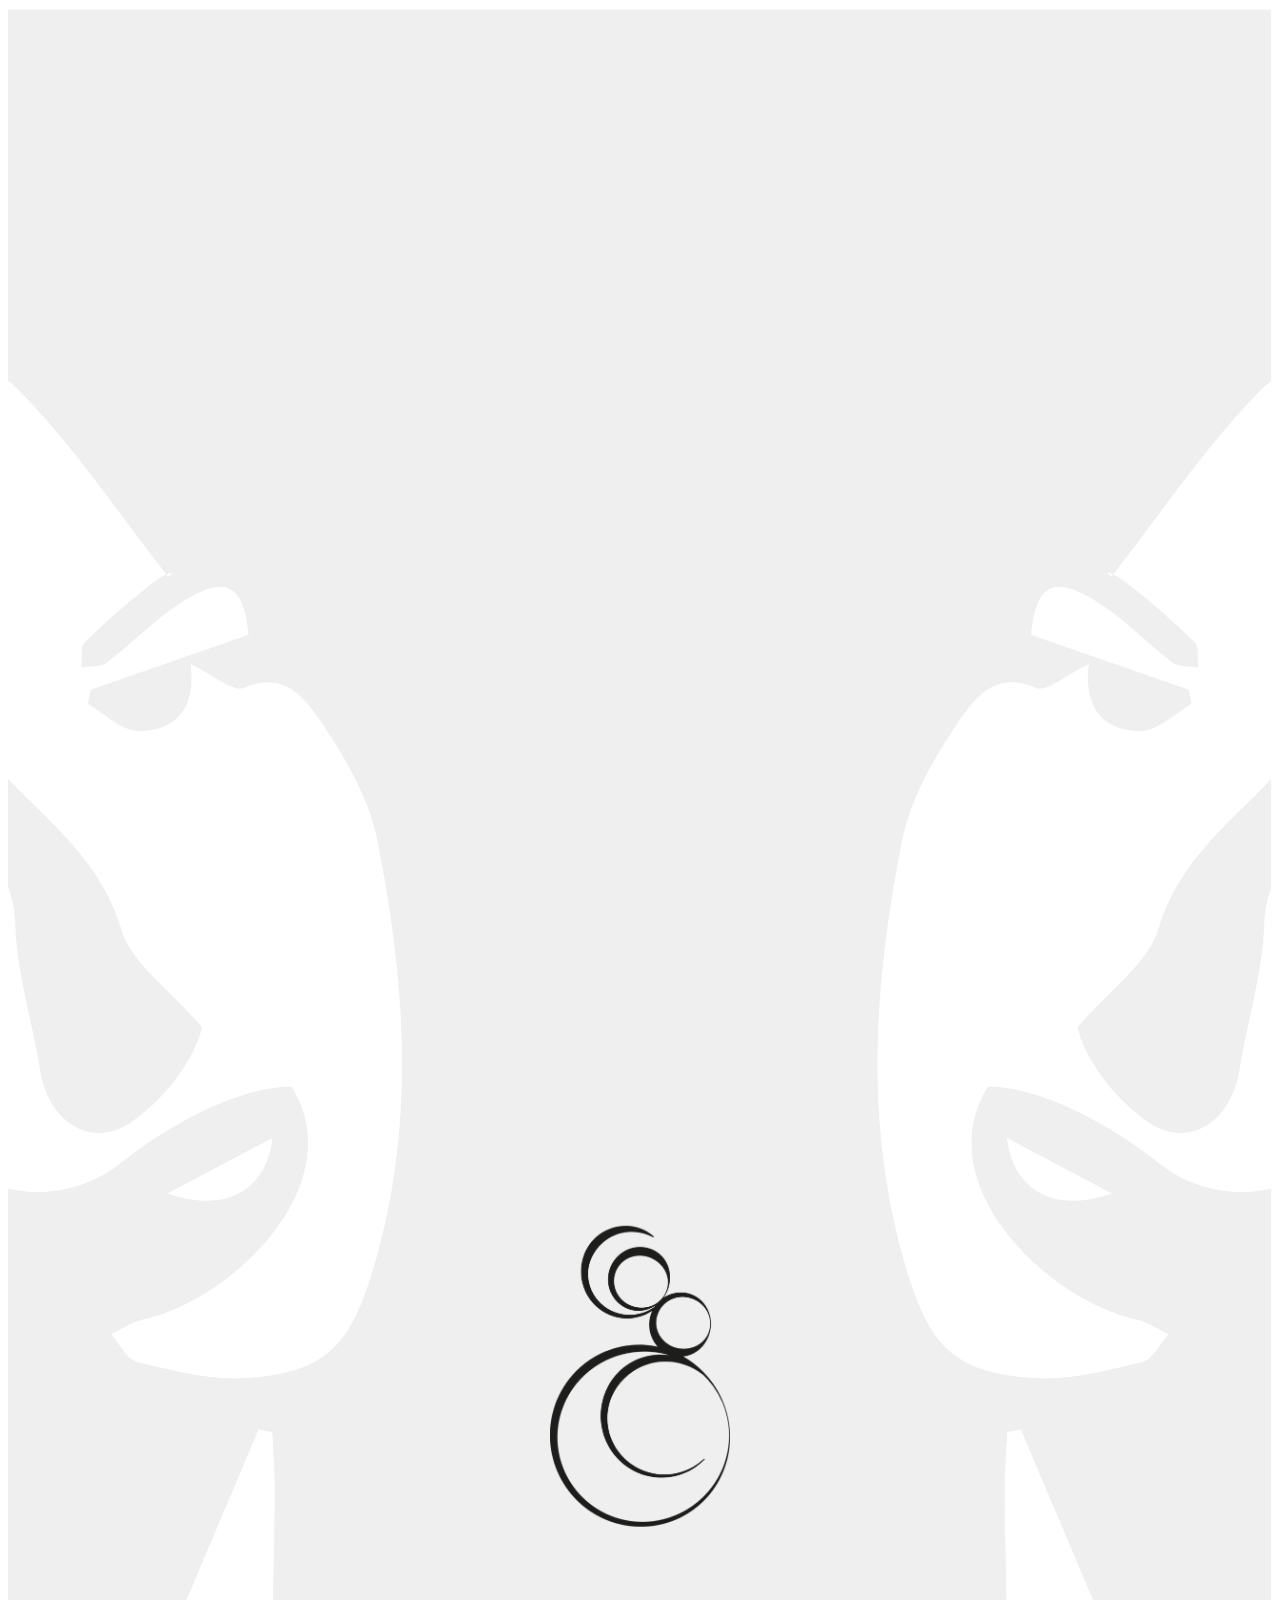
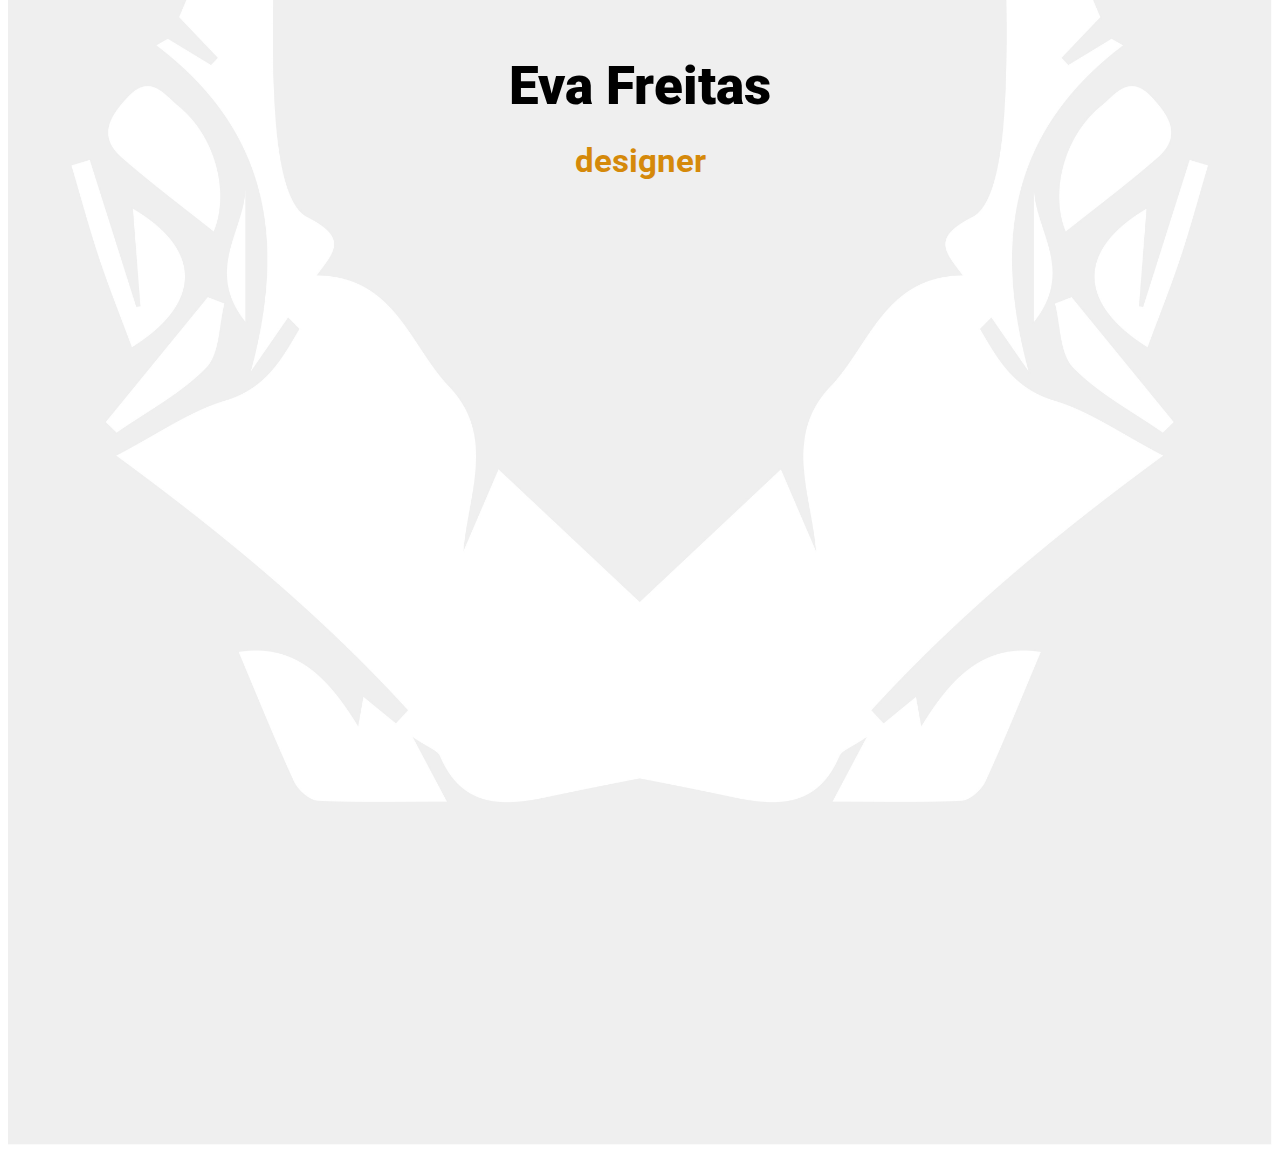
<file: portfolio2.html>
<!DOCTYPE html>
<html>
<head>
	<meta charset="utf-8">
	<link rel="stylesheet" href="portfolio2.css">
	<link href="https://fonts.googleapis.com/css2?family=Neonderthaw&family=Roboto:wght@100&family=Space+Mono&display=swap" rel="stylesheet">
	<script type="portfolio2.js"></script>
	
</head>
<body>
	<div id ="container">
		<div class="image">
			<img src="fundo1-01.jpg">
		</div>
	
		<div class="logo">
			<a href="portfolio3.html"><img src="logo.png"></a>
		</div>

		<div class="name">
			<h1><b>Eva Freitas</b></h1>
		</div>

		<div class="designer">
			<h2>designer</h2>
		</div>

	</div>

</body>
</html>
</file>
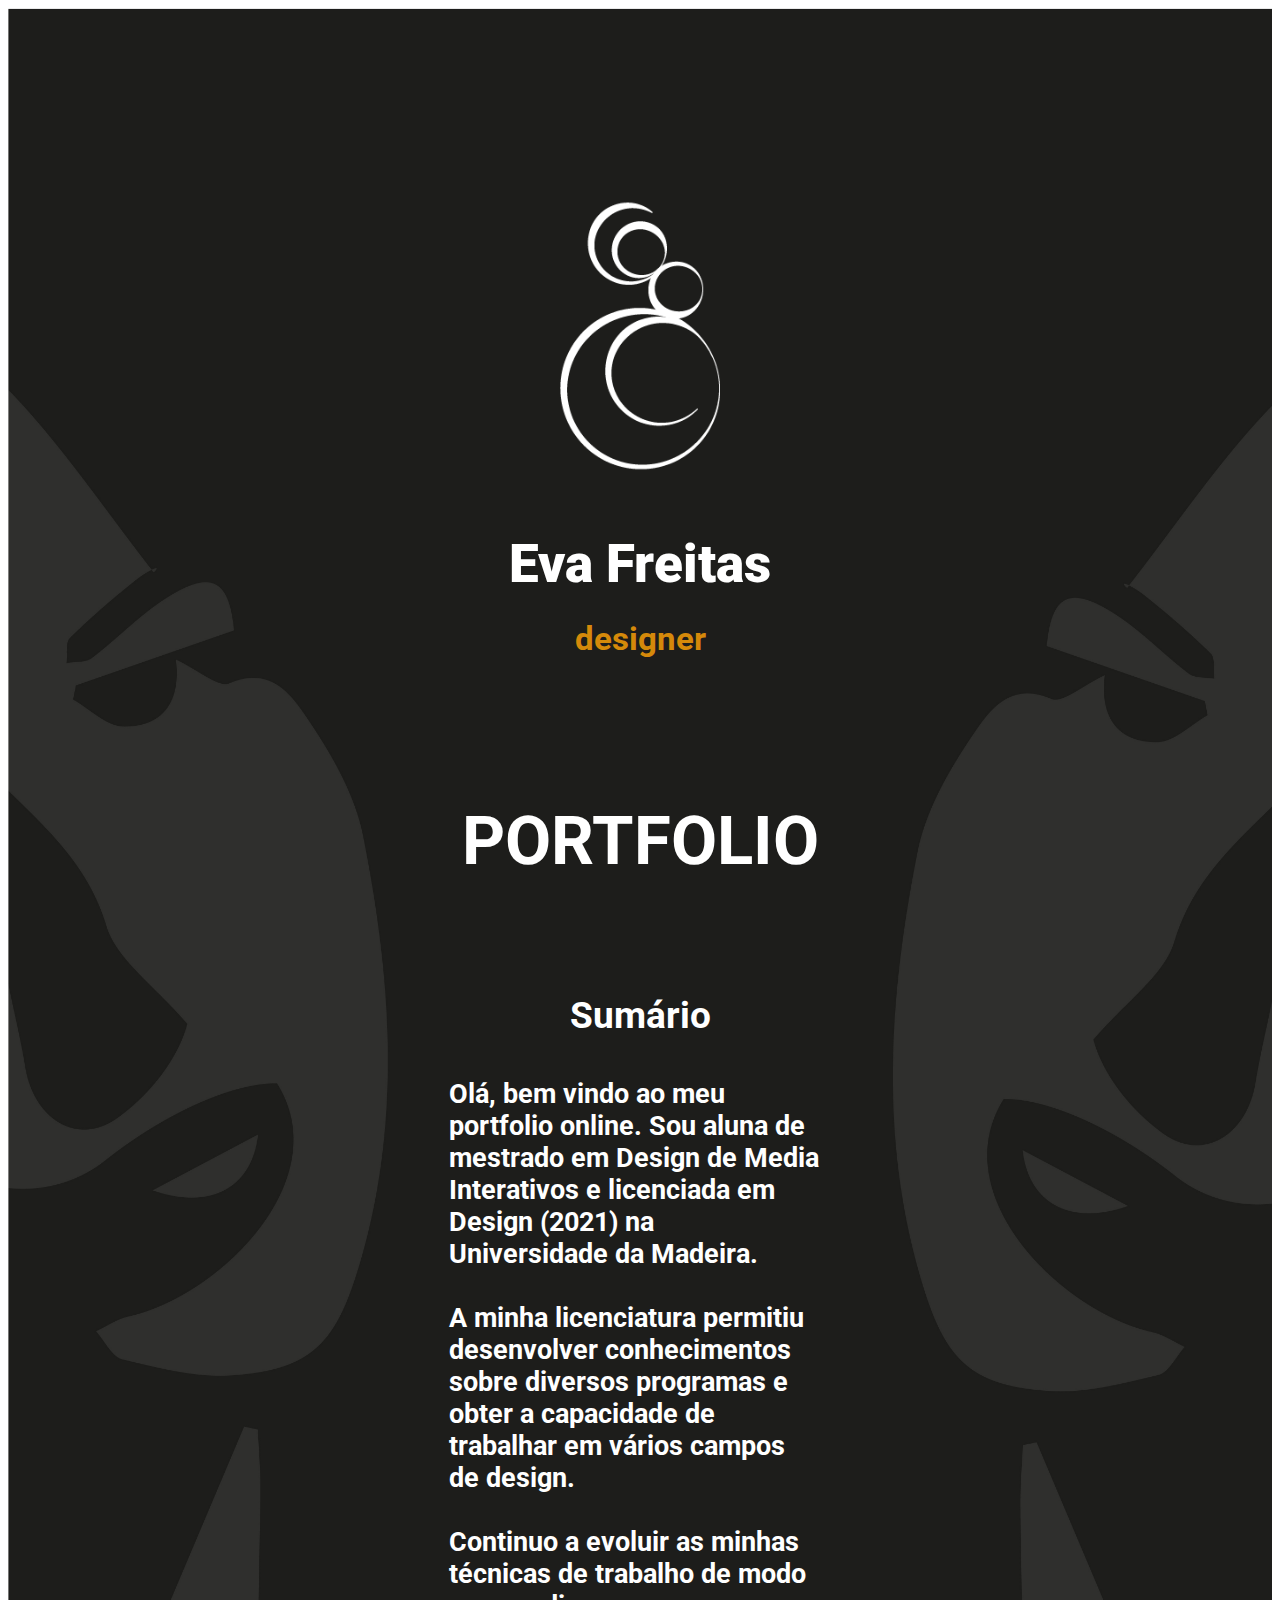
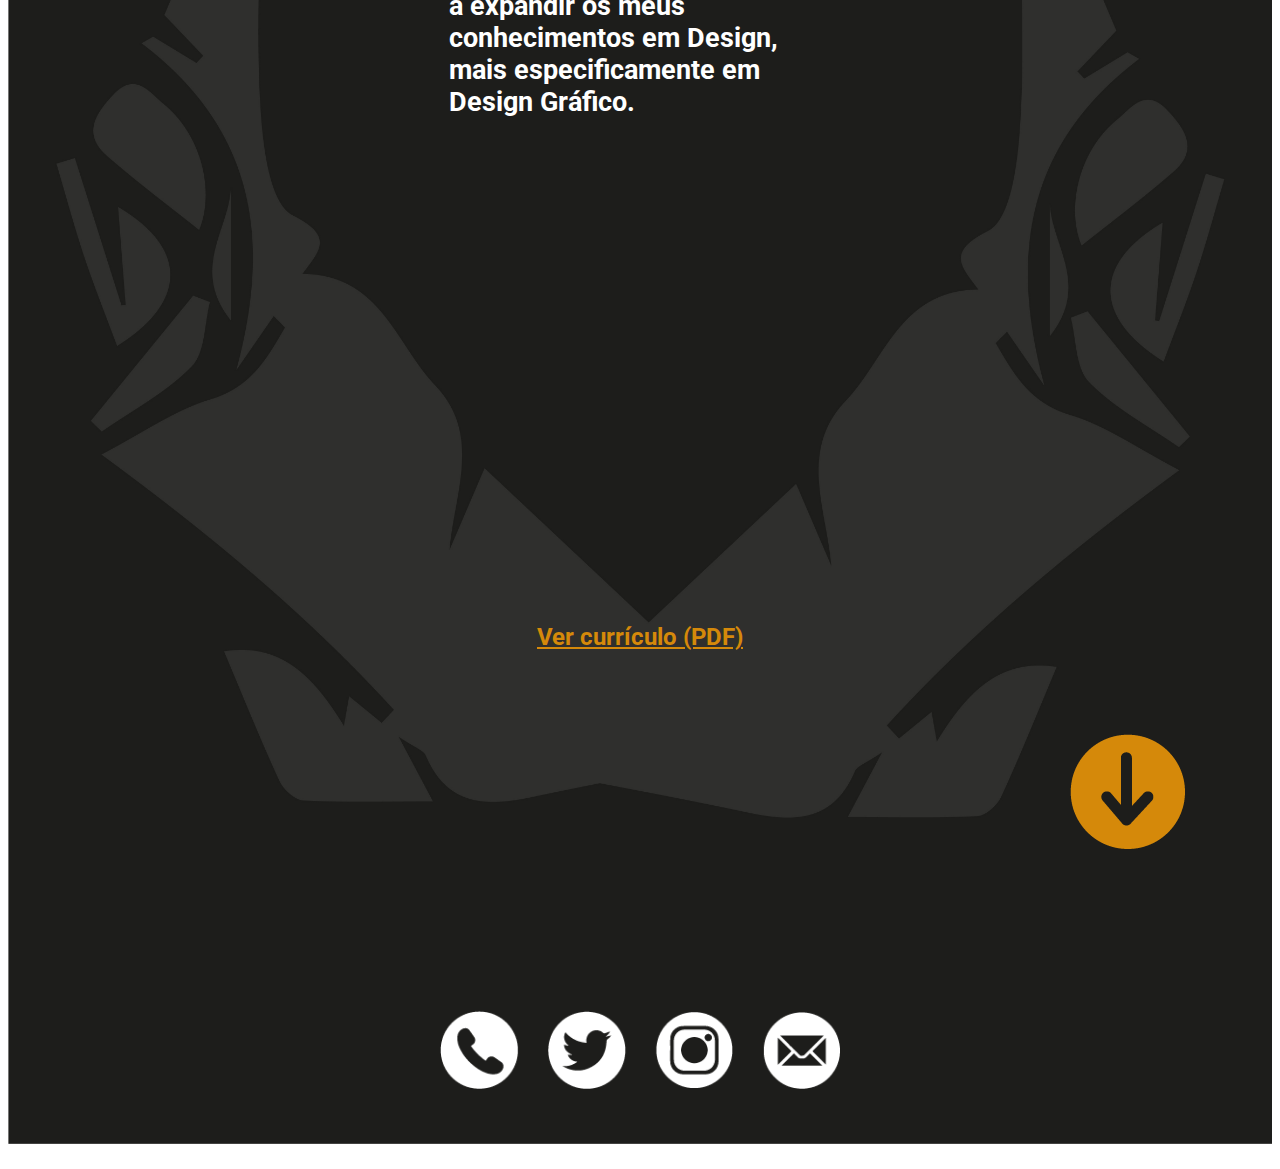
<file: portfolio3.html>
<!DOCTYPE html>
<html>
<head>
	<meta charset="utf-8">
	<link rel="stylesheet" href="portfolio3.css">
	<link href="https://fonts.googleapis.com/css2?family=Neonderthaw&family=Roboto:wght@100&family=Space+Mono&display=swap" rel="stylesheet">
</head>
<body>
	<div id ="container">
		<div class="image">
			<img src="fundo2-01.jpg">
		</div>
	
		<div class="logo">
			<img src="logowhite.png">
		</div>

		<div class="name">
			<h1><b>Eva Freitas</b></h1>
		</div>

		<div class="designer">
			<h2>designer</h2>
		</div>

		<div class="titulo">
			<h3>PORTFOLIO</h3>
		</div>

		<div class="sumario">
			<h4>Sumário</h4>
		</div>


		<div class="grid-container">
			<div class="grid-item"></div>
			<div class="grid-item">Olá, bem vindo ao meu portfolio online. Sou  aluna de mestrado em Design de Media Interativos e licenciada em Design (2021) na Universidade da Madeira.<br><br>A minha licenciatura permitiu desenvolver conhecimentos sobre diversos programas e obter a capacidade de trabalhar em vários campos de design. <br><br>Continuo a evoluir as minhas técnicas de trabalho de modo a expandir os meus conhecimentos em Design, mais especificamente em Design Gráfico.</div>
			<div class="grid-item"></div>  
		</div>


		<div class="pdf">
				<a href="https://drive.google.com/drive/u/0/folders/1uyf9J3HPY9d_715iTxXjXgqrtp6CE7-U"><h5>Ver currículo (PDF)</h5></a>
		</div>

		<div class="seta">
			<a href="portfolio4.html">
				<img src="seta_down.png">
			</a>
		</div>

		<div class="redes_sociais">
			<img src="redes_sociais_branco.png">
		</div>



	</div>

	


</body>
</html>
</file>
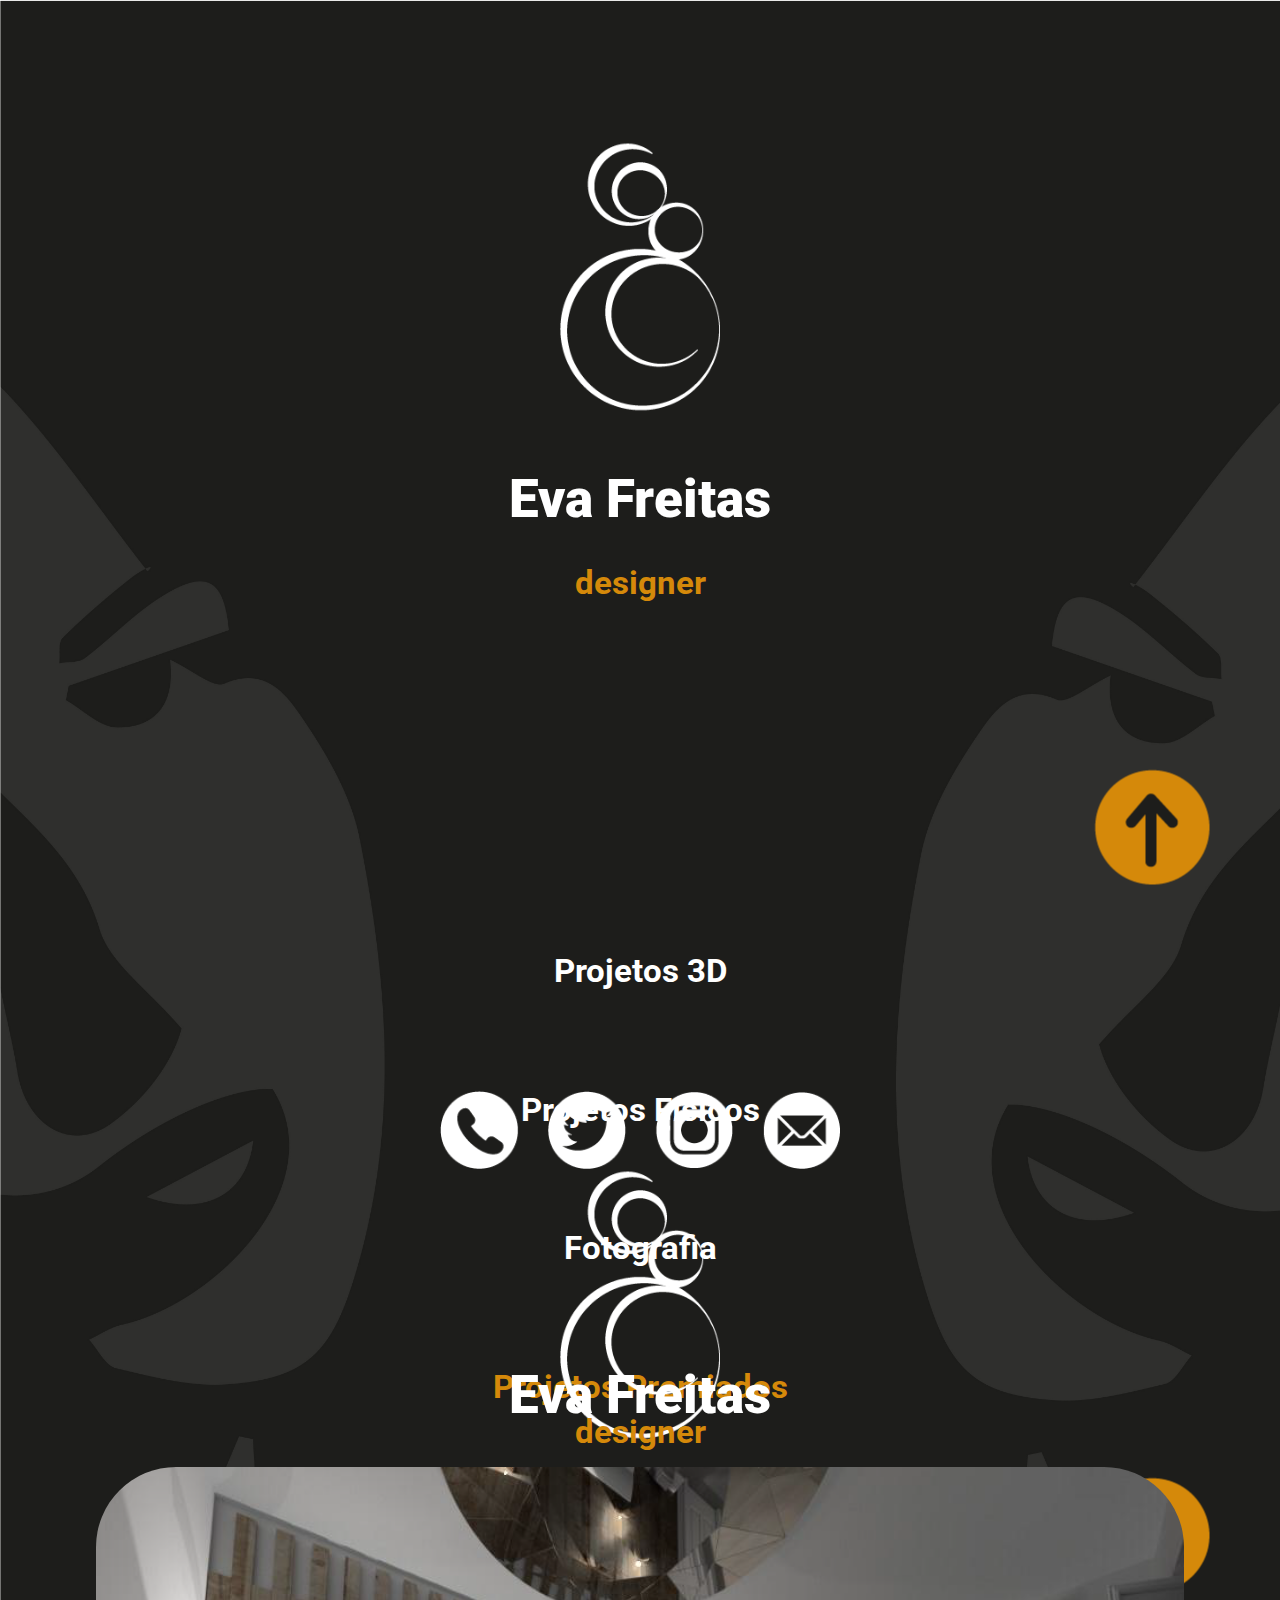
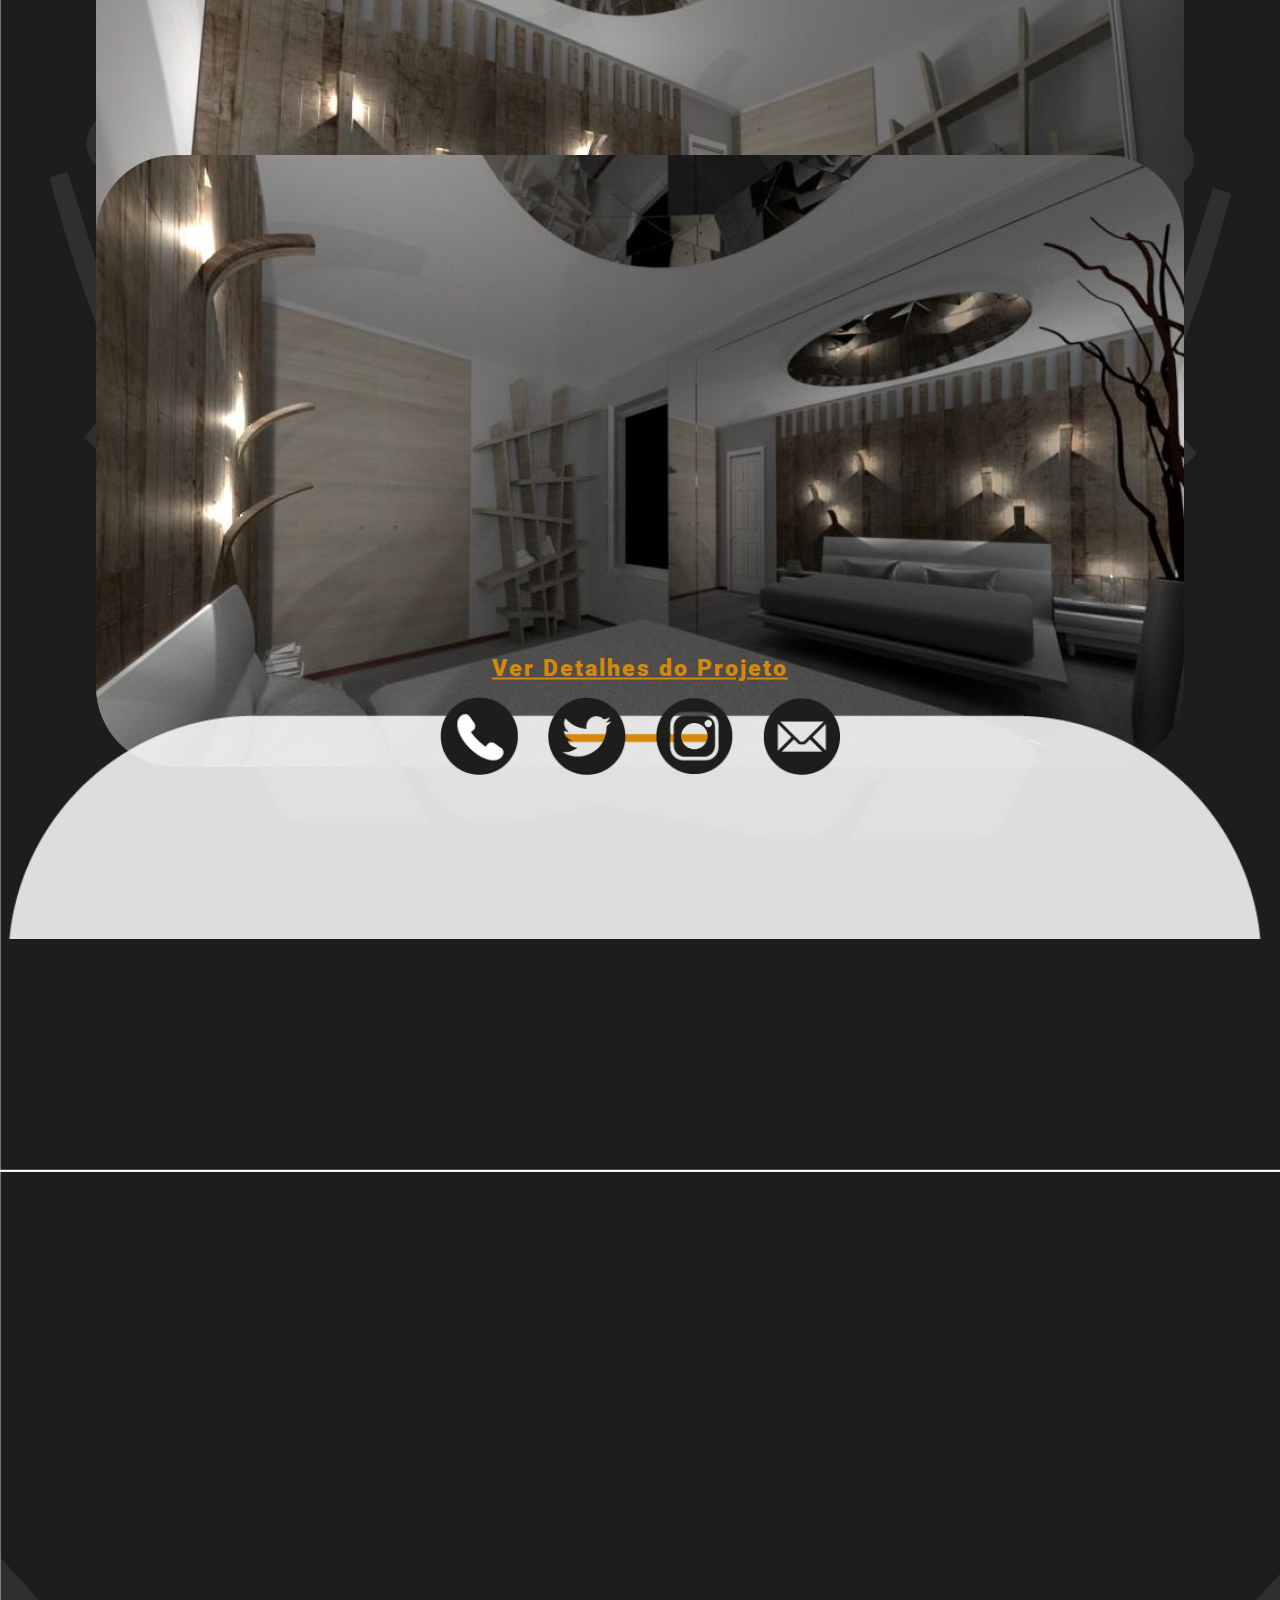
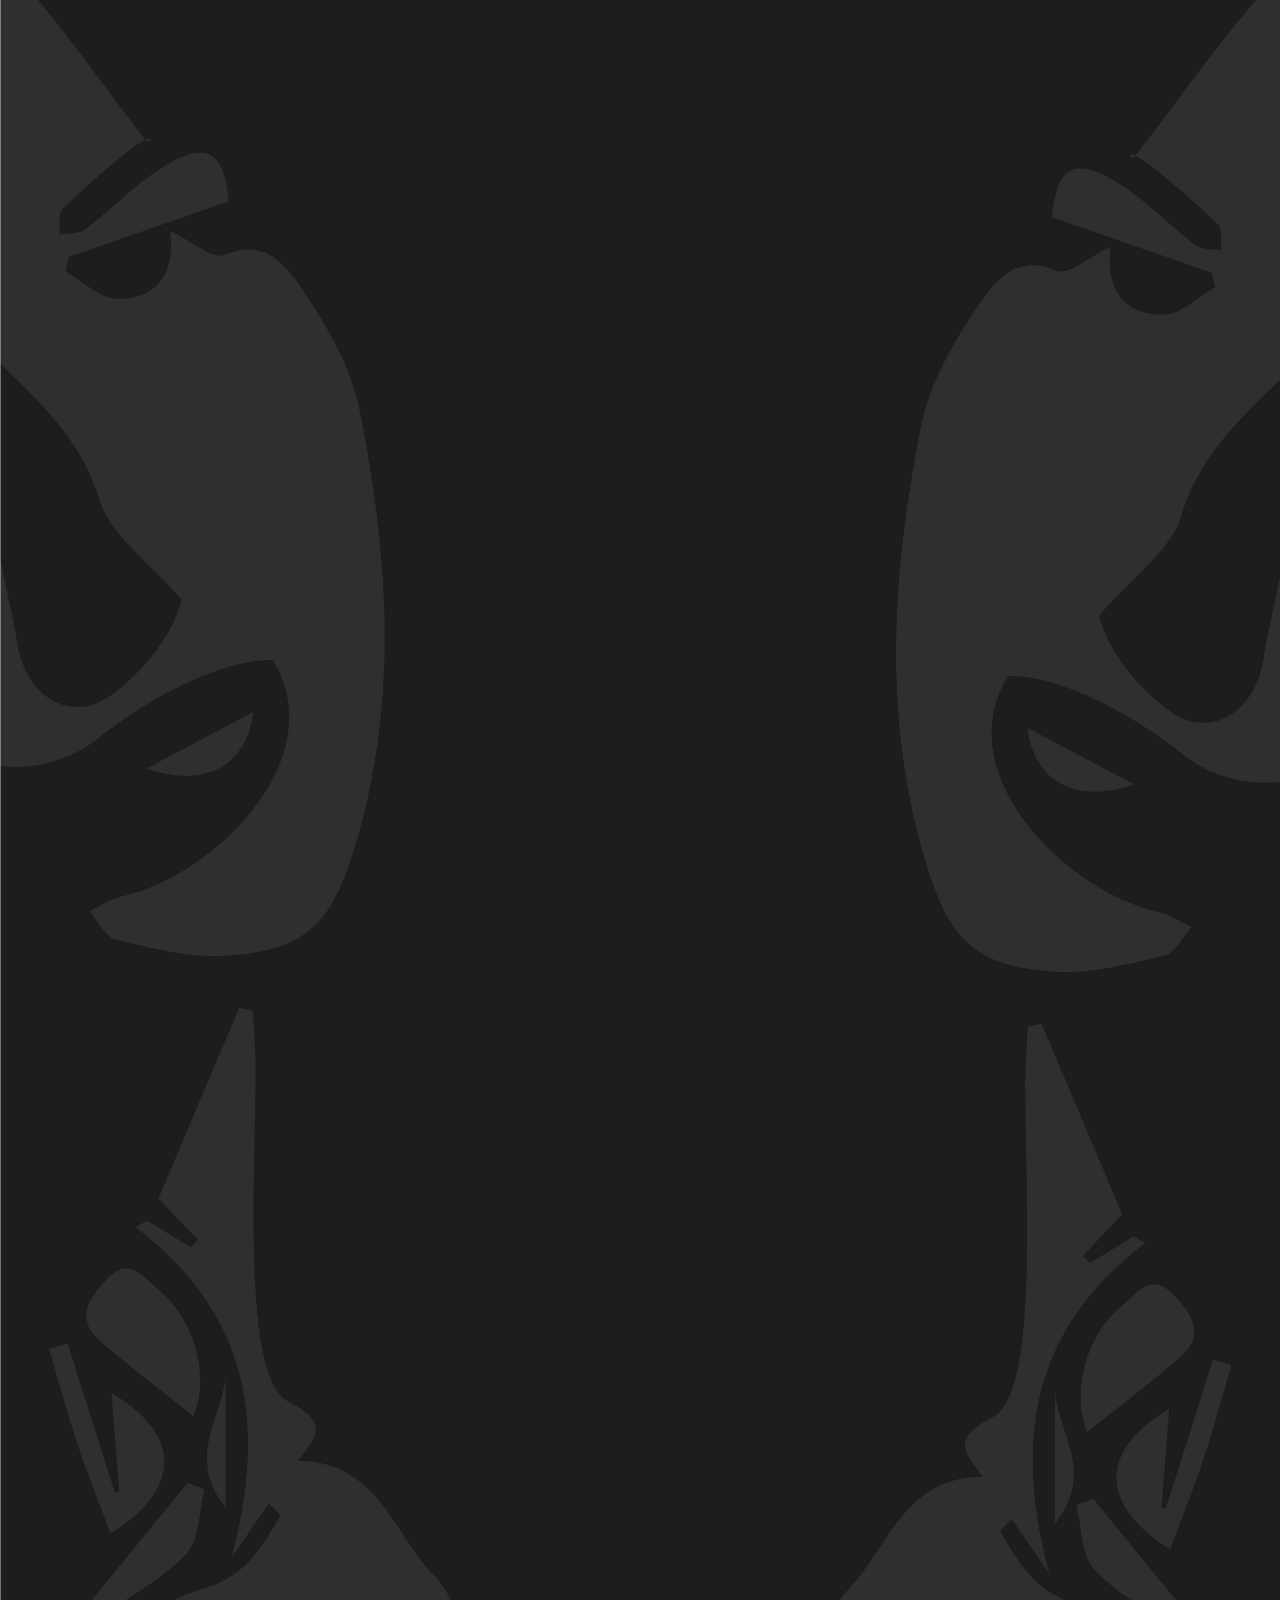
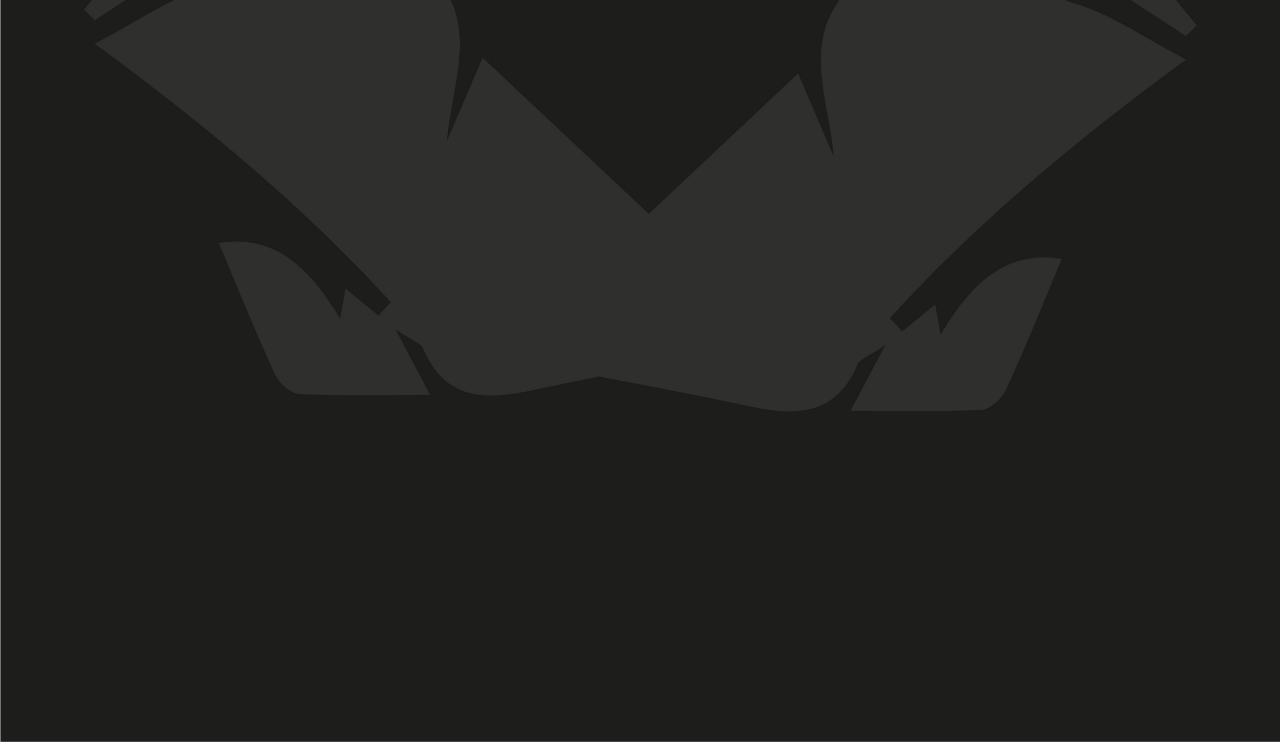
<file: portfolio4.html>
<!DOCTYPE html>
<html>
<head>
	<meta charset="utf-8">
  	<meta http-equiv="X-UA-Compatible" content="ie=edge">
	<link rel="stylesheet" href="portfolio4.css">
	<link href="https://fonts.googleapis.com/css2?family=Neonderthaw&family=Roboto:wght@100&family=Space+Mono&display=swap" rel="stylesheet">


</head>
<body>
	<div id ="container">
		<div class="image">
			<img src="fundo2-01.jpg">
		</div>
	
		<div class="logo">
			<img src="logowhite.png">
		</div>

		<div class="name">
			<h1><b>Eva Freitas</b></h1>
		</div>

		<div class="designer">
			<h2>designer</h2>
		</div>

		<div class="seta1">
				<a href="portfolio3.html">
					<img src="seta_cima.png">
				</a>
		</div>

		<div class="Projetos">
			<div class="Projetos3D">
				<a href="#proj3D">Projetos 3D</a>
			</div>
				<h4>Projetos Físicos</h4>
				<h5>Fotografia</h5>
				<h6>Projetos Premiados</h6>
		</div>

	</div>
	
	<div class="container2">
		<div class="main" id="proj3D">
	 		<div class="image1">
				<img src="fundo2-01.jpg">
			</div>
			<div class="logo1">
				<img src="logowhite.png">
			</div>
			<div class="name1">
				<h1><b>Eva Freitas</b></h1>
			</div>
			<div class="designer1">
				<h2>designer</h2>
			</div>
			<div class="seta">
				<a href="#container">
					<img src="seta_cima.png">
				</a>
			</div>
			<div class="titlethreed">
				<p>PROJETOS 3D</p>
				<div class="threed">
					<img src="3D.1.png">
				</div>
				<div class="threed1">
					<img src="3D.2.png">
				</div>
			</div>
			<div class="detalhesproj">
				<div class="btn">
				    <input type="image" src="barra.png" style="width:98%; top:253%; position:absolute; left:8px;">
				    <button class="open-btn"><b>Ver Detalhes do Projeto</b></button>
				</div>
			    <div class="popup">
			      <div class="popup-overlay"></div>
			      <div class="main-popup">
			        <div class="popup-content">
			          <span class="close-btn">&times;</span>
			          	<h7><b>MEU QUARTO</b></h7>
			          		<div class="column"><p>		Este projeto foi concebido no âmbito universitário  do curso de Design da Universidade da Madeira. <br>		A primeira coisa a fazer foi tirar medidas do meu quarto pessoal para que depois pudesse projetá-lo em 3D remodelado, neste caso, de como eu gostava que ele se parecesse na realidade.</p></div>
  							<div class="column2"><p>	Após apontar todas as medidas necessárias , iniciei o projeto fazendo a base do quarto com mobiliário no Rhinoceros e depois então prossegui a exportá-lo para o Blender de modo a aplicar todas as texturas e adicionar luminosidade para que este se tronasse um ambiente mais romântico.</p></div>

  						<div class="vermais">
  							<a href="portfolio5.html">ver mais <br> fotografias</a>
  						</div>





			        <!--  <p>Este projeto foi concebido no âmbito universitário  do curso de Design da Univrsidade da Madeira. A primeira coisa a fazer foi tirar medidas do meu quarto pessoal para que depois pudesse projetá-lo em 3D remodelado, neste caso, de como eu gostava que ele se parecesse na realidade. <br> Após apontar todas as medidas necessárias , iniciei o projeto fazendo a base do quarto com mobiliário no Rhinoceros e depois então prossegui a exportá-lo para o Blender de modo a aplicar todas as texturas e adicionar luminosidade para que este se tronasse um ambiente mais romântico.</p>-->
			        </div>
			      </div>
			    </div>
			  </div>
			  <script src="portfolio4.js"></script>
			</div>

		<div class="redes_sociais1">
			<img src="redes_sociais_branco.png">
		</div>

			
		<div class="redes_sociais">
			<img src="redes_sociais.png">
		</div>
				
				<!--<div class="settings-menu-link">
			  		<img id="settings-menu-btn" src="barra.png" style="width: 98%; top: 249%;position: absolute;">
				</div>

				<div class="nav" id="nav">
				   <ul class="menu" id="menu">
				      <li>menu item</li>
				   </ul>
				   <button id="close-menu-btn">close</button>
				</div>-->

			</div>
		</div>
	</div>


</body>
</html>
</file>
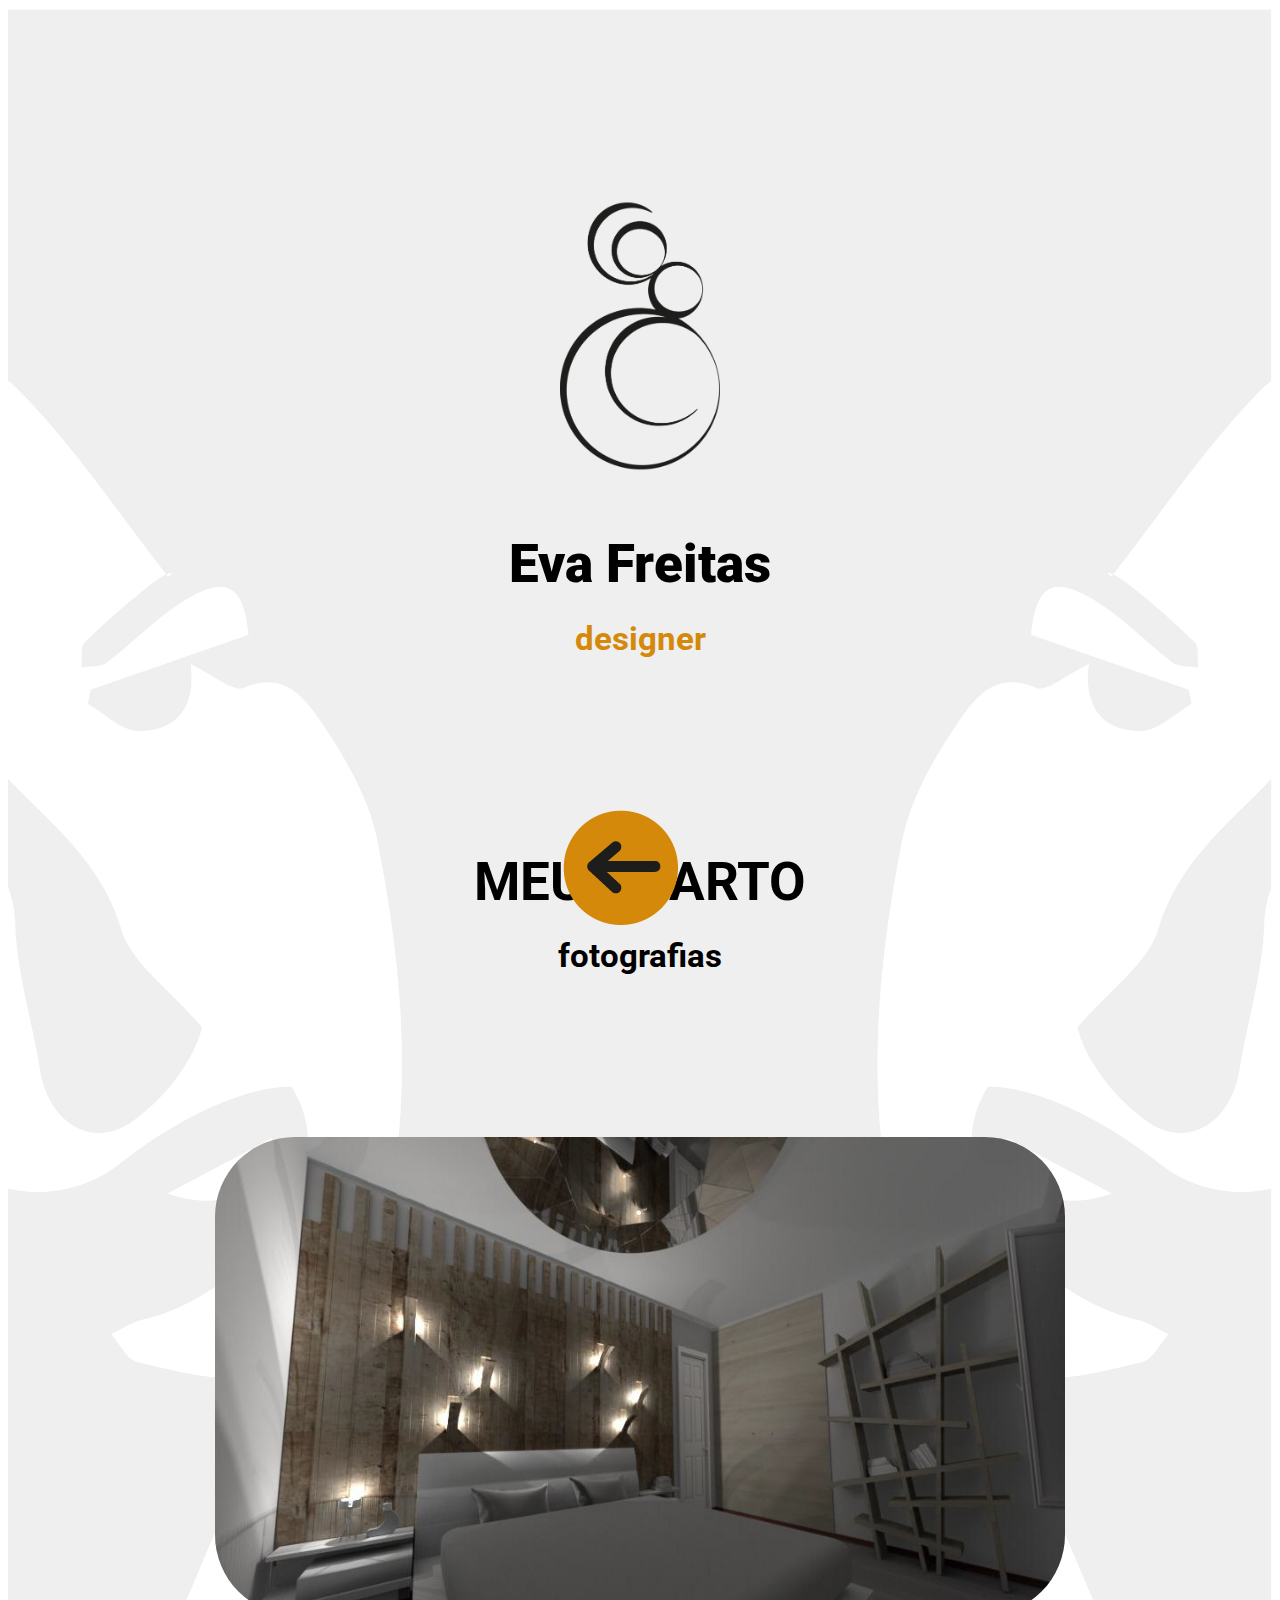
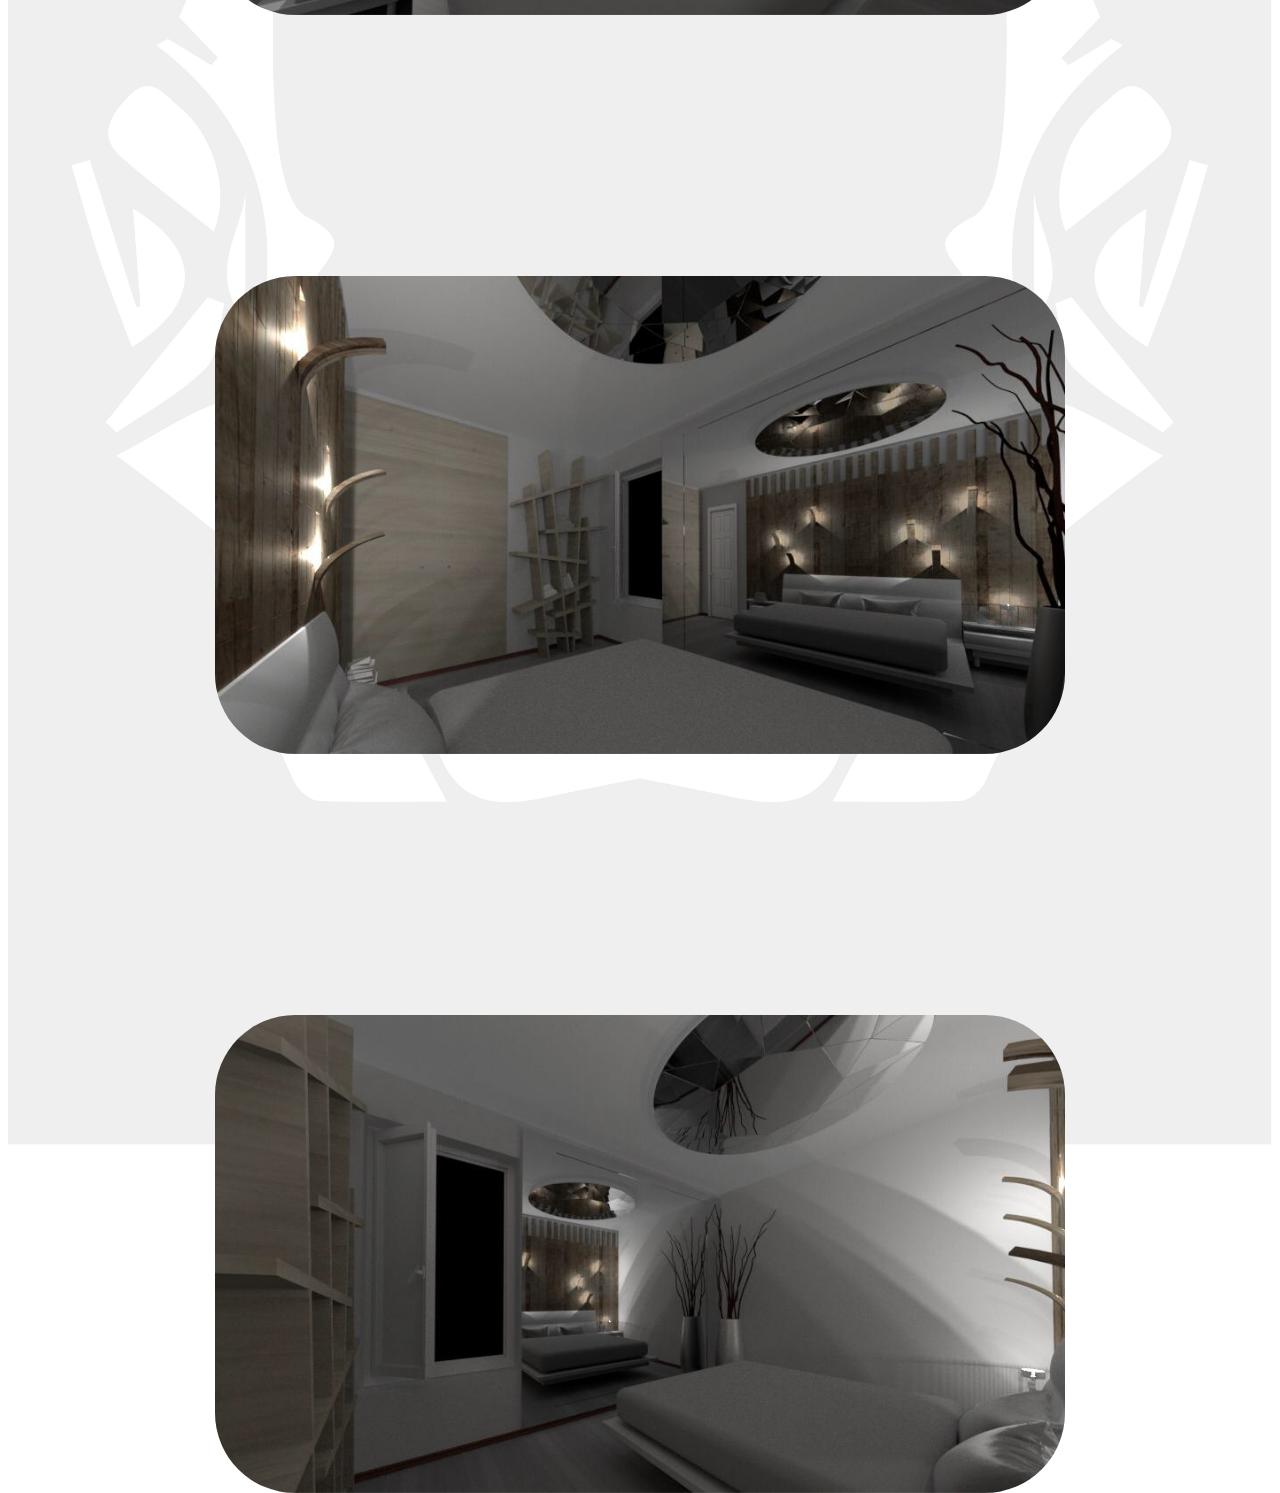
<file: portfolio5.html>
<!DOCTYPE html>
<html>
<head>
	<meta charset="utf-8">
	<link rel="stylesheet" href="portfolio5.css">
	<link href="https://fonts.googleapis.com/css2?family=Neonderthaw&family=Roboto:wght@100&family=Space+Mono&display=swap" rel="stylesheet">
</head>
<body>
	<div id ="container">
		<div class="image">
			<img src="fundo1-01.jpg">
		</div>
	
		<div class="logo">
			<img src="logo.png">
		</div>

		<div class="name">
			<h1><b>Eva Freitas</b></h1>
		</div>

		<div class="designer">
			<h2>designer</h2>
		</div>


		<div class="quarto">
			<h3>MEU QUARTO</h3>
		</div>

		<div class="fotos">
			<h4>fotografias</h4>
		</div>

		<div id="fotografias">

			<div class="foto1">
				<img src="3D.1.png">
			</div>

			<div class="foto2">
				<img src="3D.2.png">
			</div>

			<div class="foto3">
				<img src="3D.3.png">
			</div>

		</div>

		<div class="seta">
				<a href="portfolio4.html">
					<img src="seta_esq.png">
				</a>
		</div>


	</div>

</body>
</html>
</file>
<file: portfolio2.css>
#container {
  position: relative;
  text-align: center;
}

.image img{
  display: block;
  position: relative;
  margin-left: auto;
  margin-right: auto;
  width: 100%;
  height: auto;
}

.logo img {
  position: absolute;
  top: 50%;
  left: 50%;
  width: 180px;
  transform: translate(-50%, -50%);
}

.name h1{
  font-family: 'Roboto', sans-serif;
  font-size: 40pt;
  font-weight: bold;
  text-align: center;
  vertical-align: center;
  position: absolute;
  top: 60%;
  left: 50%;
  transform: translate(-50%, -50%);
}

.designer h2 {
  font-family: 'Roboto', sans-serif;
  font-size: 25pt;
  text-align: center;
  vertical-align: center;
  position: absolute;
  top: 63%;
  left: 50%;
  transform: translate(-50%, -50%);
  color: #D5890A;
}
</file>
<file: portfolio3.css>
#container {
  position: relative;
  text-align: center;
}

.image img{
  display: block;
  position: relative;
  margin-left: auto;
  margin-right: auto;
  width: 100%;
  height: auto;
}

.logo img {
  position: absolute;
  top: 12%;
  left: 50%;
  width: 160px;
  transform: translate(-50%, -50%);
}

.name h1{
  font-family: 'Roboto', sans-serif;
  font-size: 40pt;
  font-weight: bold;
  text-align: center;
  vertical-align: center;
  position: absolute;
  top: 19%;
  left: 50%;
  transform: translate(-50%, -50%);
  color: white;
}

.designer h2 {
  font-family: 'Roboto', sans-serif;
  font-size: 25pt;
  text-align: center;
  vertical-align: center;
  position: absolute;
  top: 22%;
  left: 50%;
  transform: translate(-50%, -50%);
  color: #D5890A;
}

.titulo h3{
  font-family: 'Roboto', sans-serif;
  font-size: 50pt;
  text-align: center;
  vertical-align: center;
  position: absolute;
  top: 28%;
  left: 50%;
  transform: translate(-50%, -50%);
  color: white;
}

.sumario h4{
  font-family: 'Roboto', sans-serif;
  font-size: 28pt;
  font-weight: bold;
  text-align: center;
  vertical-align: center;
  position: absolute;
  top: 35%;
  left: 50%;
  transform: translate(-50%, -50%);
  color: white;
}







.grid-container {
    display: grid;
    grid-template-columns: 33% 33% 33%;
    padding: 10px;
    position: absolute;
    top: 38%;
  
}
.grid-item {
    font-family: 'Roboto', sans-serif;
    top: 41%;
    padding: 20px;
    font-size: 20pt;
    font-weight: bold;
    
    /* position: absolute; */
    color: white;
    text-align: left;
}

.pdf h5{
    font-family: 'Roboto', sans-serif;
    top: 80%;
    font-size: 18pt;
    font-weight: bold;
    text-decoration: underline;
    color: #D5890A;
    position: absolute;
    transform: translate(-50%, -50%);
    text-align: center;
    left: 50%;
}

.seta{
  top: 85%;
  text-align: right;
  position: absolute;
  left: 84%;
}

.redes_sociais img{
  position: absolute;
  padding-bottom: 80px;
  width: 400px;
  transform: translate(-50%, -50%);
  text-align: center;
  left: 50%;
  top: 98%;
}
</file>
<file: portfolio4.css>
#container {
  position: relative;
  text-align: center;

}

html {
  scroll-behavior: smooth;
}

.image img{
  display: block;
  position: relative;
  margin-left: auto;
  margin-right: auto;
  width: 100%;
  height: auto;
}

.logo img {
  position: absolute;
  top: 10%;
  left: 50%;
  width: 160px;
  transform: translate(-50%, -50%);
}

.name h1{
  font-family: 'Roboto', sans-serif;
  font-size: 40pt;
  font-weight: bold;
  text-align: center;
  vertical-align: center;
  position: absolute;
  top: 18%;
  left: 50%;
  transform: translate(-50%, -50%);
  color: white;
}

.designer h2 {
  font-family: 'Roboto', sans-serif;
  font-size: 25pt;
  text-align: center;
  vertical-align: center;
  position: absolute;
  top: 21%;
  left: 50%;
  transform: translate(-50%, -50%);
  color: #D5890A;
}

.seta1{
  top: 30%;
  text-align: right;
  position: absolute;
  left: 90%;
}

a {
  font-family: 'Roboto', sans-serif;
  font-size: 25pt;
  text-align: center;
  vertical-align: center;
  position: absolute;
  top: 35%;
  left: 50%;
  padding: 20px;
  transform: translate(-50%, -50%);
  color: white;
  text-decoration: none;
  font-weight: bold;
}

h4{
  font-family: 'Roboto', sans-serif;
  font-size: 25pt;
  text-align: center;
  vertical-align: center;
  position: absolute;
  top: 40%;
  left: 50%;
  padding: 20px;
  transform: translate(-50%, -50%);
  color: white;
}

h5{
  font-family: 'Roboto', sans-serif;
  font-size: 25pt;
  text-align: center;
  vertical-align: center;
  position: absolute;
  top: 45%;
  left: 50%;
  padding: 20px;
  transform: translate(-50%, -50%);
  color: white;
}

h6{
  font-family: 'Roboto', sans-serif;
  font-size: 25pt;
  text-align: center;
  vertical-align: center;
  position: absolute;
  top: 50%;
  left: 50%;
  padding: 20px;
  transform: translate(-50%, -50%);
  color: #D5890A;
}


.image1 img{
  display: block;
  position: relative;
  margin-left: auto;
  margin-right: auto;
  width: 100%;
  height: auto;
}


.logo1 img {
  position: absolute;
  top: 145%;
  left: 50%;
  width: 160px;
  transform: translate(-50%, -50%);
}

.name1 h1{
  font-family: 'Roboto', sans-serif;
  font-size: 40pt;
  font-weight: bold;
  text-align: center;
  vertical-align: center;
  position: absolute;
  top: 155%;
  left: 50%;
  transform: translate(-50%, -50%);
  color: white;
}

.designer1 h2 {
  font-family: 'Roboto', sans-serif;
  font-size: 25pt;
  text-align: center;
  vertical-align: center;
  position: absolute;
  top: 159%;
  left: 50%;
  transform: translate(-50%, -50%);
  color: #D5890A;
}

.seta{
  top: 171%;
  text-align: right;
  position: absolute;
  left: 90%;
}

.titlethreed p{
  font-family: 'Roboto', sans-serif;
  font-size: 42pt;
  text-align: center;
  vertical-align: center;
  position: absolute;
  top: 174%;
  left: 50%;
  transform: translate(-50%, -50%);
  color: white;
  font-weight: bold;
}

.threed img {
  top: 197%;
  left: 50%;
  transform: translate(-50%, -50%);
  position: absolute;
  width: 85%;
  border-radius: 80px;
}

.threed1 img {
  top: 229%;
  left: 50%;
  transform: translate(-50%, -50%);
  position: absolute;
  width: 85%;
  border-radius: 80px;
}

.detalhesproj button{
  font-family: 'Roboto', sans-serif;
  font-size: 17pt;
  text-align: center;
  vertical-align: center;
  position: absolute;
  top: 252%;
  left: 50%;
  transform: translate(-50%, -50%);
  color: #D5890A;
  text-decoration: underline;
  font-weight: bold;
  background-color: transparent;
  background-color: Transparent;
  background-repeat: no-repeat;
  border: none;
  cursor: pointer;
  overflow: hidden;
}

/*
.nav{
  display: none;
}
*/
/*
.menu {
  padding: 0 10% 10%;
  background-image: linear-gradient(to left, $accent-color, $dark-primary-color);
  background-image: -webkit-linear-gradient(to left, $accent-color, $dark-primary-color);
  border-radius: 5px 5px 0 0;  
  list-style-type: none;
  width: 100%;
  max-width: $max-width-menu;
  max-height: $max-height-menu;
  bottom: 0;
  z-index: 10;
  left: 50%;
  background: #ff8a009e;
}
*/

* {
  padding: 0;
  margin: 0;
  box-sizing: border-box;

}

/*
.redesSociais{
  height: 100vh;
  width: 100%;
  display: flex;
  flex-direction: column;
  justify-content: center;
  align-items: center;
  background-color: rgb(96, 12, 230);
}
*/

.redes_sociais1 img{
  position: absolute;
  padding-bottom: 80px;
  width: 400px;
  transform: translate(-50%, -50%);
  text-align: center;
  left: 50%;
  top: 130%;
}

.redes_sociais img{
  position: absolute;
  padding-bottom: 80px;
  width: 400px;
  transform: translate(-50%, -50%);
  text-align: center;
  left: 50%;
  top: 264%;
}

.open-btn {
  font-size: 1rem;
  /*text-transform: uppercase;*/
  letter-spacing: 2px;
  padding: 1rem 2.5rem;
  cursor: pointer;
}
.popup {
  position: absolute;
  width: 100%;
  height: 65vh;
  display: none;
  justify-content: center;
  align-items: center;
  overflow: hidden;
  background-color: white;
  opacity: 100%;
  top: 201%;
  border-radius: 220px 220px 0px 0px;
}

.popup-overlay {
  height: 100vh;
  width: 100%;
  position: absolute;
}

.main-popup {
  position: absolute;
  left: 0;
  height: 100vh;
  width: 50%;
  z-index: 1;
  background: white;
  padding: 30px 20px;
  line-height: 1rem;
  display: flex;
  justify-content: center;
  align-items: center;
  transform: translateY(-100%);
}

.close-btn {
  border: .6px solid white;
  padding: 10px;
  position: absolute;
  top: 1rem;
  right: 1rem;
  font-size: 2rem;
  cursor: pointer;
  transition: .5s ease all;
}

.close-btn:hover {
  background: white;
}

.popup-content p {
  font-size: 1.5rem;
  line-height: 2rem;
}

h7{
  font-size: 50px;
  font-family: 'Roboto', sans-serif;
  font-weight: bolder;
  text-align: center;
  vertical-align: center;
  position: relative;
  left: 70%;
  top: 100px;
} 

.column p{
    font-size: 27px;
    font-family: 'Roboto', sans-serif;
    font-weight: bolder;
    text-align: left;
    position: relative;
    left: 10px;
    padding: 40px;
    float: right;
    width: 90%;
    top: 189px;
}

.column2 p{
    font-size: 27px;
    font-family: 'Roboto', sans-serif;
    font-weight: bolder;
    text-align: left;
    position: relative;
    right: -96%;
    padding: 40px;
    float: right;
    width: 90%;
    top: -276px;
}

.vermais a{
    font-family: 'Roboto', sans-serif;
    font-size: 18pt;
    font-weight: bold;
    text-align: center;
    text-decoration: underline;
    position: absolute;
    top: 69%;
    left: 99%;
    color: #D5890A;
}




@keyframes slide-in {
  0% {
    transform: translateY(-100%);
  }
  100% {
    transform: translateY(0);
  }
}

@keyframes slide-out {
  0% {
    transform: translateY(0);
  }
  100% {
    transform: translateY(-100%);
  }
}
</file>
<file: portfolio5.css>
#container {
  position: relative;
  text-align: center;
}

.image img{
  display: block;
  position: relative;
  margin-left: auto;
  margin-right: auto;
  width: 100%;
  height: auto;
}

.logo img {
  position: absolute;
  top: 12%;
  left: 50%;
  width: 160px;
  transform: translate(-50%, -50%);
}

.name h1{
  font-family: 'Roboto', sans-serif;
  font-size: 40pt;
  font-weight: bold;
  text-align: center;
  vertical-align: center;
  position: absolute;
  top: 19%;
  left: 50%;
  transform: translate(-50%, -50%);
}

.designer h2 {
  font-family: 'Roboto', sans-serif;
  font-size: 25pt;
  text-align: center;
  vertical-align: center;
  position: absolute;
  top: 22%;
  left: 50%;
  transform: translate(-50%, -50%);
  color: #D5890A;
}

.quarto h3{
  font-family: 'Roboto', sans-serif;
  font-size: 40pt;
  font-weight: bold;
  text-align: center;
  vertical-align: center;
  position: absolute;
  top: 30%;
  left: 50%;
  transform: translate(-50%, -50%);
}

.fotos h4{

  font-family: 'Roboto', sans-serif;
  font-size: 25pt;
  text-align: center;
  vertical-align: center;
  position: absolute;
  top: 33%;
  left: 50%;
  transform: translate(-50%, -50%);

}

.foto1 img{
  position: absolute;
  top: 50%;
  left: 50%;
  width: 850px;
  transform: translate(-50%, -50%);
  border-radius: 80px;
}

.foto2 img{
  position: absolute;
  top: 77%;
  left: 50%;
  width: 850px;
  transform: translate(-50%, -50%);
  border-radius: 80px;
}

.foto3 img{
    position: absolute;
    top: 104%;
    left: 50%;
    width: 850px;
    transform: translate(-50%, -50%);
    border-radius: 80px;
}

.foto2 img{
  position: absolute;
  top: 77%;
  left: 50%;
  width: 850px;
  transform: translate(-50%, -50%);
  border-radius: 80px;
}


.seta{
  top: 90%;
  text-align: center;
  position: fixed;
  left: 44%;
}
</file>
